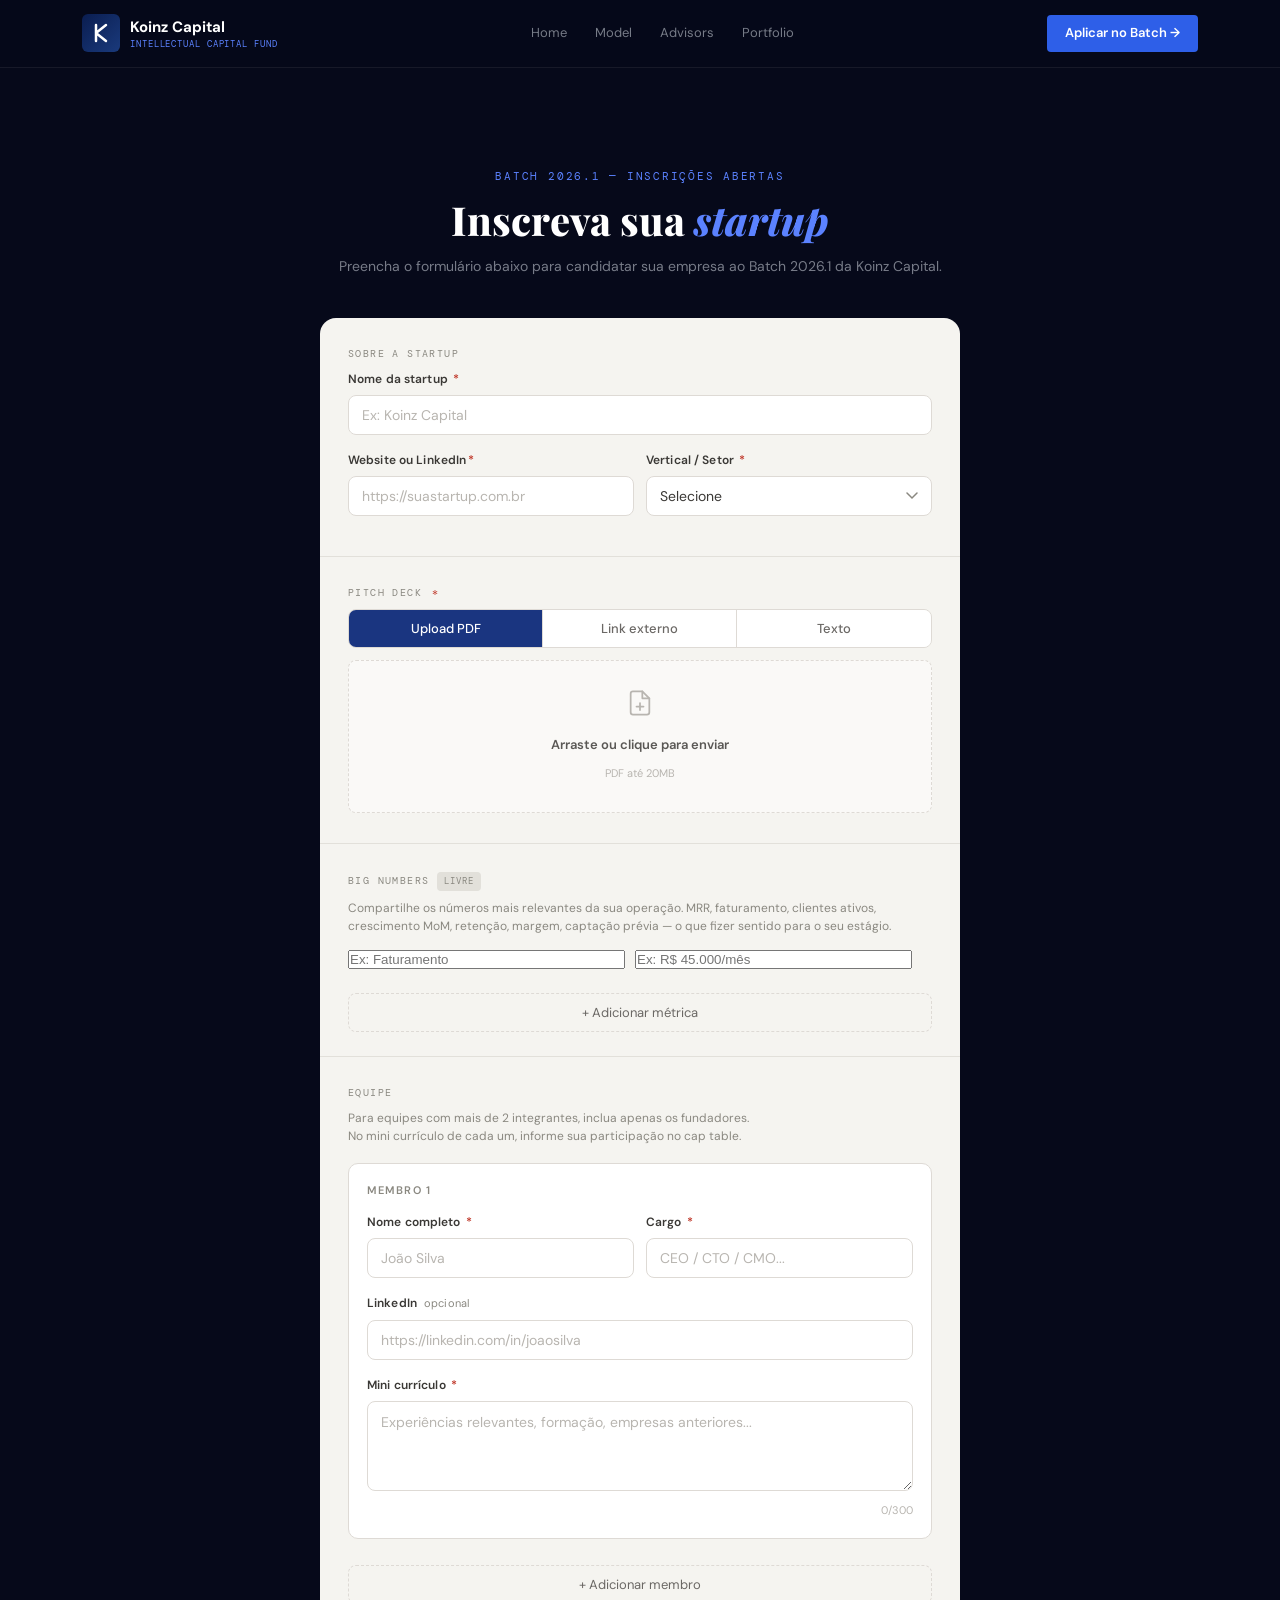
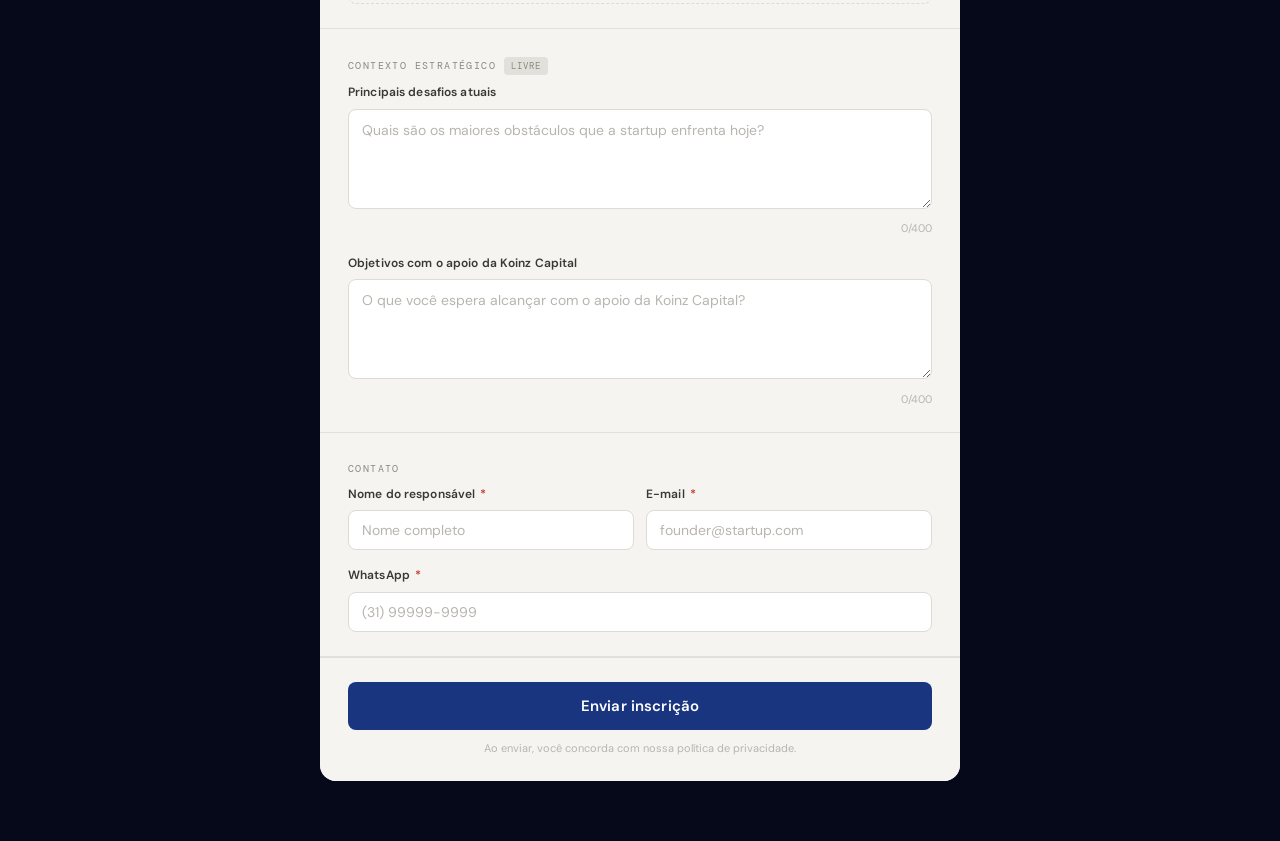
<file: apply.html>
<!DOCTYPE html>
<html lang="pt-BR">
<head>
  <meta charset="UTF-8" />
  <meta name="viewport" content="width=device-width, initial-scale=1.0" />
  <title>Aplicar no Batch — Koinz Capital</title>
  <link rel="preconnect" href="https://fonts.googleapis.com" />
  <link rel="preconnect" href="https://fonts.gstatic.com" crossorigin />
  <link href="https://fonts.googleapis.com/css2?family=Playfair+Display:ital,wght@0,700;0,800;1,700;1,800&family=DM+Sans:wght@300;400;500;600&family=DM+Mono:wght@400;500&display=swap" rel="stylesheet" />
  <link rel="stylesheet" href="style.css" />
  <style>
    /* ── Page Layout ── */
    .apply-page {
      min-height: 100vh;
      padding: 100px 1rem 60px;
      background: var(--navy);
    }
    .apply-wrapper {
      max-width: 640px;
      margin: 0 auto;
    }
    .apply-header {
      text-align: center;
      margin-bottom: 2.5rem;
    }
    .apply-header h1 {
      font-family: var(--font-display);
      font-size: clamp(28px, 4vw, 40px);
      font-weight: 800;
      color: #fff;
      line-height: 1.15;
      margin-bottom: 0.75rem;
    }
    .apply-header h1 em { font-style: italic; color: var(--accent2); }
    .apply-header p {
      font-size: 14px;
      color: var(--muted);
    }

    /* ── Form Card ── */
    .form-card {
      background: #f5f4f0;
      border-radius: 16px;
      overflow: hidden;
    }

    /* ── Section Block ── */
    .form-section {
      padding: 28px 28px 24px;
      border-bottom: 1px solid #e2e0da;
    }
    .form-section:last-child { border-bottom: none; }

    .section-label {
      font-family: var(--font-mono);
      font-size: 10px;
      letter-spacing: 0.14em;
      text-transform: uppercase;
      color: #8a8880;
      margin-bottom: 8px;
      display: flex;
      align-items: center;
      gap: 8px;
    }
    .section-hint {
      font-size: 12px;
      color: #8a8880;
      margin-bottom: 18px;
      line-height: 1.5;
    }
    .section-label .badge {
      background: #e2e0da;
      color: #8a8880;
      padding: 2px 7px;
      border-radius: 4px;
      font-size: 9px;
      letter-spacing: 0.1em;
    }

    /* ── Field ── */
    .field { margin-bottom: 16px; }
    .field:last-child { margin-bottom: 0; }

    .field label {
      display: block;
      font-size: 12px;
      font-weight: 600;
      color: #3a3835;
      margin-bottom: 6px;
      letter-spacing: 0.01em;
    }
    .field label .req, .section-label .req { color: #c0392b; margin-left: 2px; }
    .field label .opt { color: #8a8880; font-weight: 400; font-size: 11px; margin-left: 4px; }

    .field input[type="text"],
    .field input[type="email"],
    .field input[type="tel"],
    .field input[type="url"],
    .field select,
    .field textarea {
      width: 100%;
      background: #fff;
      border: 1px solid #dedad5;
      border-radius: 8px;
      padding: 10px 13px;
      font-family: var(--font-body);
      font-size: 14px;
      color: #3a3835;
      outline: none;
      transition: border-color 0.2s;
      -webkit-appearance: none;
      appearance: none;
    }
    .field input::placeholder,
    .field textarea::placeholder { color: #b8b5b0; }
    .field input:focus,
    .field select:focus,
    .field textarea:focus { border-color: var(--accent); }

    .field select {
      background-image: url("data:image/svg+xml,%3Csvg xmlns='http://www.w3.org/2000/svg' width='12' height='8' viewBox='0 0 12 8'%3E%3Cpath d='M1 1l5 5 5-5' stroke='%238a8880' stroke-width='1.5' fill='none' stroke-linecap='round'/%3E%3C/svg%3E");
      background-repeat: no-repeat;
      background-position: right 13px center;
      padding-right: 36px;
      cursor: pointer;
    }

    .field textarea {
      resize: vertical;
      min-height: 90px;
      line-height: 1.55;
    }

    /* ── Two columns ── */
    .field-row {
      display: grid;
      grid-template-columns: 1fr 1fr;
      gap: 12px;
    }
    @media (max-width: 520px) { .field-row { grid-template-columns: 1fr; } }

    /* ── Char counter ── */
    .char-count {
      text-align: right;
      font-size: 11px;
      color: #b8b5b0;
      margin-top: 4px;
    }

    /* ── Stage Toggle ── */
    .stage-group {
      display: flex;
      gap: 6px;
      flex-wrap: wrap;
    }
    .stage-btn {
      padding: 7px 16px;
      border-radius: 8px;
      border: 1px solid #dedad5;
      background: #fff;
      font-family: var(--font-body);
      font-size: 13px;
      color: #6b6865;
      cursor: pointer;
      transition: all 0.18s;
      font-weight: 500;
    }
    .stage-btn:hover { border-color: var(--accent); color: var(--accent); }
    .stage-btn.active {
      background: #1a3580;
      border-color: #1a3580;
      color: #fff;
    }

    /* ── Pitch Deck tabs ── */
    .pitch-tabs {
      display: grid;
      grid-template-columns: 1fr 1fr 1fr;
      gap: 0;
      border: 1px solid #dedad5;
      border-radius: 8px;
      overflow: hidden;
      margin-bottom: 12px;
    }
    .pitch-tab {
      padding: 10px;
      text-align: center;
      font-size: 13px;
      font-weight: 500;
      color: #6b6865;
      cursor: pointer;
      background: #fff;
      border: none;
      transition: all 0.18s;
      font-family: var(--font-body);
    }
    .pitch-tab:not(:last-child) { border-right: 1px solid #dedad5; }
    .pitch-tab.active { background: #1a3580; color: #fff; }

    .dropzone {
      border: 1.5px dashed #dedad5;
      border-radius: 8px;
      padding: 28px 20px;
      text-align: center;
      cursor: pointer;
      background: #faf9f7;
      transition: border-color 0.2s;
    }
    .dropzone:hover { border-color: var(--accent); }
    .dropzone svg { margin: 0 auto 10px; color: #b8b5b0; }
    .dropzone p { font-size: 13px; font-weight: 600; color: #5a5855; margin-bottom: 3px; }
    .dropzone span { font-size: 11px; color: #b8b5b0; }

    .dropzone-hidden { display: none; }
    .link-input-wrap { display: none; }
    .link-input-wrap.visible { display: block; }

    /* ── Add button ── */
    .btn-add {
      width: 100%;
      padding: 10px;
      border: 1.5px dashed #dedad5;
      border-radius: 8px;
      background: transparent;
      font-family: var(--font-body);
      font-size: 13px;
      color: #6b6865;
      cursor: pointer;
      transition: all 0.18s;
      margin-top: 14px;
    }
    .btn-add:hover { border-color: var(--accent); color: var(--accent); }

    /* ── Metric pairs ── */
    .metric-desc {
      font-size: 12px;
      color: #8a8880;
      margin-bottom: 14px;
      line-height: 1.55;
    }
    .metric-row { display: grid; grid-template-columns: 1fr 1fr; gap: 10px; margin-bottom: 10px; position: relative; }
    .metric-row .remove-btn {
      position: absolute;
      right: -22px;
      top: 50%;
      transform: translateY(-50%);
      background: none;
      border: none;
      cursor: pointer;
      color: #c0bbb5;
      font-size: 16px;
      line-height: 1;
      padding: 2px;
    }
    .metric-row .remove-btn:hover { color: #c0392b; }
    #metrics-container { padding-right: 20px; }

    /* ── Member card ── */
    .member-card {
      background: #fff;
      border: 1px solid #dedad5;
      border-radius: 10px;
      padding: 18px;
      margin-bottom: 12px;
      position: relative;
    }
    .member-title {
      font-size: 11px;
      font-weight: 600;
      color: #8a8880;
      text-transform: uppercase;
      letter-spacing: 0.1em;
      margin-bottom: 14px;
    }
    .member-remove {
      position: absolute;
      top: 14px;
      right: 14px;
      background: none;
      border: none;
      cursor: pointer;
      color: #c0bbb5;
      font-size: 18px;
      line-height: 1;
    }
    .member-remove:hover { color: #c0392b; }

    /* ── Submit ── */
    .form-submit {
      padding: 24px 28px;
      background: #f5f4f0;
      border-top: 1px solid #e2e0da;
    }
    .btn-submit {
      width: 100%;
      padding: 14px;
      background: #1a3580;
      color: #fff;
      border: none;
      border-radius: 8px;
      font-family: var(--font-body);
      font-size: 15px;
      font-weight: 600;
      cursor: pointer;
      transition: background 0.2s;
      letter-spacing: 0.01em;
    }
    .btn-submit:hover { background: var(--accent); }
    .submit-note {
      text-align: center;
      font-size: 11px;
      color: #b8b5b0;
      margin-top: 10px;
    }

    /* ── Success overlay ── */
    .success-msg {
      display: none;
      text-align: center;
      padding: 60px 28px;
    }
    .success-msg.visible { display: block; }
    .success-icon {
      width: 56px;
      height: 56px;
      border-radius: 50%;
      background: #1a3580;
      display: flex;
      align-items: center;
      justify-content: center;
      margin: 0 auto 20px;
    }
    .success-msg h3 {
      font-family: var(--font-display);
      font-size: 24px;
      color: #1a3835;
      margin-bottom: 10px;
    }
    .success-msg p { font-size: 14px; color: #6b6865; }
  </style>
</head>
<body>

  <!-- NAV -->
  <nav id="navbar">
    <div class="nav-inner">
      <a href="index.html" class="logo-wrap">
        <div class="logo-k">
          <svg width="22" height="22" viewBox="0 0 22 22" fill="none">
            <path d="M6 3 L6 19 M6 11 L16 3 M6 11 L16 19" stroke="#fff" stroke-width="2.5" stroke-linecap="round" stroke-linejoin="round"/>
          </svg>
        </div>
        <div class="logo-text-wrap">
          <span class="logo-name">Koinz Capital</span>
          <span class="logo-sub">INTELLECTUAL CAPITAL FUND</span>
        </div>
      </a>
      <div class="nav-links">
        <a href="index.html">Home</a>
        <a href="index.html#model">Model</a>
        <a href="index.html#advisors">Advisors</a>
        <a href="index.html#portfolio">Portfolio</a>
      </div>
      <a href="apply.html" class="nav-cta" style="background:var(--accent);color:#fff;">Aplicar no Batch →</a>
      <button class="hamburger" id="hamburger" aria-label="Menu">
        <span></span><span></span><span></span>
      </button>
    </div>
    <div class="mobile-menu" id="mobile-menu">
      <a href="index.html">Home</a>
      <a href="index.html#model">Model</a>
      <a href="index.html#advisors">Advisors</a>
      <a href="index.html#portfolio">Portfolio</a>
      <a href="apply.html">Aplicar no Batch</a>
    </div>
  </nav>

  <div class="apply-page">
    <div class="apply-wrapper">

      <div class="apply-header">
        <span class="eyebrow">Batch 2026.1 — Inscrições Abertas</span>
        <h1>Inscreva sua <em>startup</em></h1>
        <p>Preencha o formulário abaixo para candidatar sua empresa ao Batch 2026.1 da Koinz Capital.</p>
      </div>

      <div class="form-card">
        <form id="apply-form" novalidate>

          <!-- SOBRE A STARTUP -->
          <div class="form-section">
            <div class="section-label">Sobre a Startup</div>

            <div class="field">
              <label>Nome da startup <span class="req">*</span></label>
              <input type="text" name="startup_name" placeholder="Ex: Koinz Capital" required />
            </div>

            <div class="field-row">
              <div class="field">
                <label>Website ou LinkedIn<span class="req">*</span></label>
                <input type="url" name="website" placeholder="https://suastartup.com.br" />
              </div>
              <div class="field">
                <label>Vertical / Setor <span class="req">*</span></label>
                <select name="vertical" required>
                  <option value="" disabled selected>Selecione</option>
                  <option>Fintech</option>
                  <option>Healthtech</option>
                  <option>Edtech</option>
                  <option>SaaS B2B</option>
                  <option>Marketplace</option>
                  <option>Agritech</option>
                  <option>Legaltech</option>
                  <option>Proptech</option>
                  <option>Logtech</option>
                  <option>Varejo</option>
                  <option>Outro</option>
                </select>
              </div>
            </div>

          </div>

          <!-- PITCH DECK -->
          <div class="form-section">
            <div class="section-label">Pitch Deck <span class="req">*</span></div>

            <div class="pitch-tabs">
              <button type="button" class="pitch-tab active" id="tab-upload" onclick="switchPitchTab('upload')">Upload PDF</button>
              <button type="button" class="pitch-tab" id="tab-link" onclick="switchPitchTab('link')">Link externo</button>
              <button type="button" class="pitch-tab" id="tab-text" onclick="switchPitchTab('text')">Texto</button>
            </div>

            <div id="pitch-upload">
              <div class="dropzone" onclick="document.getElementById('pdf-input').click()">
                <svg width="28" height="28" viewBox="0 0 24 24" fill="none" stroke="currentColor" stroke-width="1.5" stroke-linecap="round" stroke-linejoin="round">
                  <path d="M14 2H6a2 2 0 0 0-2 2v16a2 2 0 0 0 2 2h12a2 2 0 0 0 2-2V8z"/>
                  <polyline points="14 2 14 8 20 8"/>
                  <line x1="12" y1="18" x2="12" y2="12"/>
                  <line x1="9" y1="15" x2="15" y2="15"/>
                </svg>
                <p>Arraste ou clique para enviar</p>
                <span>PDF até 20MB</span>
                <input type="file" id="pdf-input" name="pitch_pdf" accept=".pdf" style="display:none" onchange="handleFileSelect(this)" />
              </div>
              <p id="file-name" style="font-size:12px;color:#6b6865;margin-top:6px;text-align:center;"></p>
            </div>

            <div class="link-input-wrap" id="pitch-link">
              <div class="field">
                <input type="url" name="pitch_link" placeholder="https://drive.google.com/..." />
              </div>
            </div>

            <div class="link-input-wrap" id="pitch-text">
              <div class="field">
                <textarea name="pitch_text" rows="8" maxlength="3000" placeholder="Descreva sua empresa, o problema que resolve, a solução, mercado e diferenciais..." oninput="updateCount(this, 3000)"></textarea>
                <span class="char-count" style="font-size:11px;color:#6b6865;text-align:right;display:block;margin-top:4px;">0/3000</span>
              </div>
            </div>
          </div>

          <!-- BIG NUMBERS -->
          <div class="form-section">
            <div class="section-label">Big Numbers <span class="badge">Livre</span></div>
            <p class="metric-desc">Compartilhe os números mais relevantes da sua operação. MRR, faturamento, clientes ativos, crescimento MoM, retenção, margem, captação prévia — o que fizer sentido para o seu estágio.</p>

            <div id="metrics-container">
              <div class="metric-row">
                <input type="text" name="metric_name[]" placeholder="Ex: Faturamento" />
                <input type="text" name="metric_value[]" placeholder="Ex: R$ 45.000/mês" />
              </div>
            </div>
            <button type="button" class="btn-add" onclick="addMetric()">+ Adicionar métrica</button>
          </div>

          <!-- EQUIPE -->
          <div class="form-section">
            <div class="section-label">Equipe</div>
            <p class="section-hint">Para equipes com mais de 2 integrantes, inclua apenas os fundadores.<br>No mini currículo de cada um, informe sua participação no cap table.</p>

            <div id="members-container">
              <div class="member-card" data-index="1">
                <div class="member-title">Membro 1</div>
                <div class="field-row">
                  <div class="field">
                    <label>Nome completo <span class="req">*</span></label>
                    <input type="text" name="member_name[]" placeholder="João Silva" required />
                  </div>
                  <div class="field">
                    <label>Cargo <span class="req">*</span></label>
                    <input type="text" name="member_role[]" placeholder="CEO / CTO / CMO..." required />
                  </div>
                </div>
                <div class="field">
                  <label>LinkedIn <span class="opt">opcional</span></label>
                  <input type="url" name="member_linkedin[]" placeholder="https://linkedin.com/in/joaosilva" />
                </div>
                <div class="field">
                  <label>Mini currículo <span class="req">*</span></label>
                  <textarea name="member_bio[]" placeholder="Experiências relevantes, formação, empresas anteriores..." maxlength="300" oninput="updateCount(this, 300)" required></textarea>
                  <div class="char-count">0/300</div>
                </div>
              </div>
            </div>
            <button type="button" class="btn-add" onclick="addMember()">+ Adicionar membro</button>
          </div>

          <!-- CONTEXTO ESTRATÉGICO -->
          <div class="form-section"> 
            <div class="section-label">Contexto Estratégico <span class="badge">Livre</span></div>

            <div class="field">
              <label>Principais desafios atuais <span class="opt"></span></label>
              <textarea name="challenges" placeholder="Quais são os maiores obstáculos que a startup enfrenta hoje?" maxlength="400" oninput="updateCount(this, 400)" required style="min-height:100px;"></textarea>
              <div class="char-count">0/400</div>
            </div>

            <div class="field">
              <label>Objetivos com o apoio da Koinz Capital <span class="opt"></span></label>
              <textarea name="objectives" placeholder="O que você espera alcançar com o apoio da Koinz Capital?" maxlength="400" oninput="updateCount(this, 400)" required style="min-height:100px;"></textarea>
              <div class="char-count">0/400</div>
            </div>
          </div>

          <!-- CONTATO -->
          <div class="form-section">
            <div class="section-label">Contato</div>

            <div class="field-row">
              <div class="field">
                <label>Nome do responsável <span class="req">*</span></label>
                <input type="text" name="contact_name" placeholder="Nome completo" required />
              </div>
              <div class="field">
                <label>E-mail <span class="req">*</span></label>
                <input type="email" name="contact_email" placeholder="founder@startup.com" required />
              </div>
            </div>

            <div class="field">
              <label>WhatsApp <span class="req">*</span></label>
              <input type="tel" name="contact_whatsapp" placeholder="(31) 99999-9999" required />
            </div>
          </div>

          <!-- SUBMIT -->
          <div class="form-submit">
            <button type="submit" class="btn-submit">Enviar inscrição</button>
            <p class="submit-note">Ao enviar, você concorda com nossa política de privacidade.</p>
          </div>

        </form>

        <!-- SUCCESS -->
        <div class="success-msg" id="success-msg">
          <div class="success-icon">
            <svg width="24" height="24" viewBox="0 0 24 24" fill="none" stroke="#fff" stroke-width="2.5" stroke-linecap="round" stroke-linejoin="round">
              <polyline points="20 6 9 17 4 12"/>
            </svg>
          </div>
          <h3>Inscrição enviada!</h3>
          <p>Recebemos sua candidatura para o Batch 2026.1.<br>Nossa equipe entrará em contato em até 5 dias úteis.</p>
          <a href="index.html" style="display:inline-block;margin-top:24px;font-size:13px;color:var(--accent);">← Voltar para o site</a>
        </div>
      </div>

    </div>
  </div>

  <script>
    // Nav scroll
    window.addEventListener('scroll', () => {
      document.getElementById('navbar').classList.toggle('scrolled', window.scrollY > 40);
    });
    document.getElementById('hamburger').addEventListener('click', () => {
      document.getElementById('mobile-menu').classList.toggle('open');
    });

    // Pitch deck tab switch
    function switchPitchTab(tab) {
      ['upload', 'link', 'text'].forEach(t => {
        document.getElementById('tab-' + t).classList.toggle('active', t === tab);
      });
      document.getElementById('pitch-upload').style.display = tab === 'upload' ? 'block' : 'none';
      document.getElementById('pitch-link').classList.toggle('visible', tab === 'link');
      document.getElementById('pitch-text').classList.toggle('visible', tab === 'text');
    }

    // File select feedback
    function handleFileSelect(input) {
      const file = input.files[0];
      document.getElementById('file-name').textContent = file ? '✓ ' + file.name : '';
    }

    // Char counter
    function updateCount(el, max) {
      const counter = el.parentElement.querySelector('.char-count');
      if (counter) counter.textContent = el.value.length + '/' + max;
    }

    // Add metric row
    let metricCount = 2;
    function addMetric() {
      metricCount++;
      const container = document.getElementById('metrics-container');
      const row = document.createElement('div');
      row.className = 'metric-row';
      row.innerHTML = `
        <input type="text" name="metric_name[]" placeholder="Métrica" />
        <input type="text" name="metric_value[]" placeholder="Valor" />
        <button type="button" class="remove-btn" onclick="this.parentElement.remove()">×</button>
      `;
      container.appendChild(row);
    }

    // Add member card
    let memberCount = 1;
    function addMember() {
      memberCount++;
      const container = document.getElementById('members-container');
      const card = document.createElement('div');
      card.className = 'member-card';
      card.innerHTML = `
        <div class="member-title">Membro ${memberCount}</div>
        <button type="button" class="member-remove" onclick="this.parentElement.remove()">×</button>
        <div class="field-row">
          <div class="field">
            <label>Nome completo <span class="req">*</span></label>
            <input type="text" name="member_name[]" placeholder="Nome completo" />
          </div>
          <div class="field">
            <label>Cargo <span class="req">*</span></label>
            <input type="text" name="member_role[]" placeholder="CEO / CTO / CMO..." />
          </div>
        </div>
        <div class="field">
          <label>LinkedIn <span class="opt">opcional</span></label>
          <input type="url" name="member_linkedin[]" placeholder="https://linkedin.com/in/..." />
        </div>
        <div class="field">
          <label>Mini currículo <span class="req">*</span></label>
          <textarea name="member_bio[]" placeholder="Experiências relevantes, formação, empresas anteriores..." maxlength="300" oninput="updateCount(this, 300)"></textarea>
          <div class="char-count">0/300</div>
        </div>
      `;
      container.appendChild(card);
    }

    // Form submit
    document.getElementById('apply-form').addEventListener('submit', function(e) {
      e.preventDefault();
      const activeTab = document.querySelector('.pitch-tab.active').id.replace('tab-', '');
      const hasPdf = activeTab === 'upload' && document.getElementById('pdf-input').files.length > 0;
      const hasLink = activeTab === 'link' && document.querySelector('[name="pitch_link"]').value.trim();
      const hasText = activeTab === 'text' && document.querySelector('[name="pitch_text"]').value.trim();
      if (!hasPdf && !hasLink && !hasText) {
        alert('Por favor, envie o Pitch Deck (PDF, link ou texto).');
        return;
      }
      // Show success
      this.style.display = 'none';
      document.getElementById('success-msg').classList.add('visible');
      window.scrollTo({ top: 0, behavior: 'smooth' });
    });
  </script>
</body>
</html>
</file>
<file: style.css>
/* =============================================
   KOINZ CAPITAL — Batch 2025.2
   style.css
   ============================================= */

/* ── Variables ── */
:root {
  --navy:    #06091a;
  --navy2:   #0b1028;
  --navy3:   #111a3a;
  --blue:    #1a3580;
  --accent:  #2e5fe8;
  --accent2: #5b82ff;
  --border:  rgba(255,255,255,0.07);
  --muted:   rgba(232,237,245,0.5);
  --text:    #e8edf5;
  --font-display: 'Playfair Display', Georgia, serif;
  --font-body:    'DM Sans', system-ui, sans-serif;
  --font-mono:    'DM Mono', monospace;
}

/* ── Reset & Base ── */
*, *::before, *::after { margin: 0; padding: 0; box-sizing: border-box; }
html { scroll-behavior: smooth; }
body {
  background: var(--navy);
  color: var(--text);
  font-family: var(--font-body);
  font-size: 16px;
  line-height: 1.6;
  -webkit-font-smoothing: antialiased;
}
img { display: block; max-width: 100%; }
a { text-decoration: none; color: inherit; }
ul { list-style: none; padding: 0; }

/* ── Utility ── */
.container    { max-width: 1140px; margin: 0 auto; padding: 0 2rem; }
.text-center  { text-align: center; }
.bg-dark2     { background: var(--navy2); }

/* ── Reveal Animations ── */
.reveal {
  opacity: 0;
  transform: translateY(28px);
  transition: opacity 0.65s ease, transform 0.65s ease;
}
.reveal.visible { opacity: 1; transform: translateY(0); }
.reveal-delay  { transition-delay: 0.12s; }
.reveal-delay-2{ transition-delay: 0.24s; }

/* ── Eyebrow ── */
.eyebrow {
  display: block;
  font-family: var(--font-mono);
  font-size: 11px;
  letter-spacing: 0.16em;
  text-transform: uppercase;
  color: var(--accent2);
  margin-bottom: 0.75rem;
}
.eyebrow-light {
  display: block;
  font-family: var(--font-mono);
  font-size: 11px;
  letter-spacing: 0.16em;
  text-transform: uppercase;
  color: rgba(46,95,232,0.8);
  margin-bottom: 0.75rem;
}

/* ── Section Titles ── */
.sec-title {
  font-family: var(--font-display);
  font-size: clamp(30px, 3.5vw, 42px);
  font-weight: 800;
  color: #fff;
  line-height: 1.12;
  margin-bottom: 1rem;
}
.sec-title em { font-style: italic; color: var(--accent2); }
.sec-sub {
  font-size: 14px;
  color: var(--muted);
  line-height: 1.8;
  max-width: 580px;
  margin-bottom: 3rem;
}
.sec-sub--center {
  margin-left: auto;
  margin-right: auto;
  text-align: center;
}

/* ── Buttons ── */
.btn-primary {
  display: inline-flex;
  align-items: center;
  gap: 8px;
  background: var(--accent);
  color: #fff;
  padding: 13px 26px;
  border-radius: 4px;
  font-size: 14px;
  font-weight: 600;
  font-family: var(--font-body);
  border: none;
  cursor: pointer;
  transition: background 0.2s, transform 0.15s;
}
.btn-primary:hover { background: #2450cc; transform: translateY(-1px); }
.btn-large { font-size: 15px; padding: 15px 34px; }

.btn-ghost {
  display: inline-flex;
  align-items: center;
  gap: 8px;
  border: 1px solid rgba(255,255,255,0.22);
  color: #fff;
  padding: 13px 26px;
  border-radius: 4px;
  font-size: 14px;
  font-family: var(--font-body);
  transition: border-color 0.2s, background 0.2s;
}
.btn-ghost:hover { border-color: rgba(255,255,255,0.5); background: rgba(255,255,255,0.04); }

.btn-dark {
  display: inline-flex;
  align-items: center;
  gap: 8px;
  border: 2px solid #07111e;
  color: #07111e;
  padding: 13px 28px;
  border-radius: 4px;
  font-size: 14px;
  font-weight: 600;
  font-family: var(--font-body);
  transition: background 0.2s;
}
.btn-dark:hover { background: #f0f0f0; }

/* ── Navbar ── */
#navbar {
  position: sticky;
  top: 0;
  z-index: 100;
  background: rgba(6,9,26,0.92);
  backdrop-filter: blur(16px);
  -webkit-backdrop-filter: blur(16px);
  border-bottom: 0.5px solid var(--border);
  transition: box-shadow 0.3s;
}
#navbar.scrolled { box-shadow: 0 2px 24px rgba(0,0,0,0.4); }
.nav-inner {
  max-width: 1180px;
  margin: 0 auto;
  padding: 0.9rem 2rem;
  display: flex;
  align-items: center;
  justify-content: space-between;
  gap: 2rem;
}
.logo-wrap { display: flex; align-items: center; gap: 10px; }
.logo-k {
  width: 38px; height: 38px;
  border-radius: 6px;
  background: linear-gradient(135deg, #0a1d50, #1a3a7c);
  display: flex; align-items: center; justify-content: center;
  flex-shrink: 0;
}
.logo-name {
  display: block;
  font-size: 15px;
  font-weight: 700;
  color: #fff;
  font-family: var(--font-body);
}
.logo-sub {
  display: block;
  font-size: 9px;
  color: var(--accent2);
  letter-spacing: 0.1em;
  font-family: var(--font-mono);
  margin-top: -2px;
}
.nav-links { display: flex; gap: 1.75rem; }
.nav-links a {
  font-size: 13px;
  color: var(--muted);
  transition: color 0.2s;
}
.nav-links a:hover { color: #fff; }
.nav-cta {
  font-size: 13px;
  color: #fff;
  background: var(--accent);
  padding: 8px 18px;
  border-radius: 4px;
  font-weight: 600;
  white-space: nowrap;
  transition: background 0.2s;
}
.nav-cta:hover { background: #2450cc; }
.hamburger {
  display: none;
  flex-direction: column;
  gap: 5px;
  background: none;
  border: none;
  cursor: pointer;
  padding: 4px;
}
.hamburger span {
  display: block;
  width: 22px; height: 2px;
  background: #fff;
  border-radius: 2px;
  transition: 0.2s;
}
.mobile-menu {
  display: none;
  flex-direction: column;
  padding: 0.5rem 2rem 1rem;
  gap: 0.75rem;
  border-top: 0.5px solid var(--border);
}
.mobile-menu a { font-size: 14px; color: var(--muted); padding: 4px 0; }
.mobile-menu.open { display: flex; }

/* ── Hero ── */
.hero {
  min-height: 80vh;
  display: flex;
  align-items: center;
  position: relative;
  overflow: hidden;
}
.hero-bg-glow {
  position: absolute;
  inset: 0;
  background: radial-gradient(ellipse at 68% 38%, rgba(46,95,232,0.13) 0%, transparent 65%);
  pointer-events: none;
}
.hero-grid-overlay {
  position: absolute;
  inset: 0;
  background-image: linear-gradient(rgba(91,130,255,0.04) 1px, transparent 1px),
                    linear-gradient(90deg, rgba(91,130,255,0.04) 1px, transparent 1px);
  background-size: 60px 60px;
  pointer-events: none;
}
.hero-inner {
  max-width: 1180px;
  margin: 0 auto;
  padding: 3.5rem 2rem 2.5rem;
  display: grid;
  grid-template-columns: 52% 48%;
  align-items: center;
  gap: 2rem;
  width: 100%;
}
.batch-tag {
  display: inline-flex;
  align-items: center;
  gap: 8px;
  background: rgba(46,95,232,0.12);
  border: 0.5px solid rgba(91,130,255,0.35);
  padding: 6px 14px;
  border-radius: 3px;
  font-family: var(--font-mono);
  font-size: 11px;
  letter-spacing: 0.1em;
  text-transform: uppercase;
  color: var(--accent2);
  margin-bottom: 1.5rem;
}
.pulse-dot {
  width: 7px; height: 7px;
  border-radius: 50%;
  background: var(--accent2);
  animation: pulse 1.8s ease-in-out infinite;
}
@keyframes pulse { 0%,100%{opacity:1;} 50%{opacity:0.25;} }

.hero h1 {
  font-family: var(--font-display);
  font-size: clamp(42px, 5vw, 64px);
  font-weight: 800;
  line-height: 1.05;
  color: #fff;
  margin-bottom: 1.25rem;
  letter-spacing: -0.025em;
}
.hero h1 em { font-style: italic; color: var(--accent2); }
.hero-sub {
  font-size: 18px;
  font-weight: 500;
  color: rgba(255,255,255,0.85);
  margin-bottom: 1.25rem;
  line-height: 1.4;
}
.hero-sub strong { color: var(--accent2); font-weight: 600; }
.hero-desc {
  font-size: 15px;
  color: var(--muted);
  line-height: 1.8;
  max-width: 500px;
  margin-bottom: 2.5rem;
}
.hero-btns { display: flex; gap: 1rem; flex-wrap: wrap; }
.hero-right { display: flex; align-items: center; justify-content: center; }
.network-svg { width: 100%; max-width: 500px; }

/* ── Stats Bar ── */
.stats-bar {
  display: grid;
  grid-template-columns: repeat(4, 1fr);
  border-top: 0.5px solid var(--border);
  border-bottom: 0.5px solid var(--border);
}
.stat-cell {
  padding: 2rem 1.5rem;
  border-right: 0.5px solid var(--border);
  text-align: center;
}
.stat-cell:last-child { border-right: none; }
.stat-val {
  font-family: var(--font-display);
  font-size: clamp(34px, 3.5vw, 48px);
  font-weight: 800;
  color: #fff;
  letter-spacing: -0.03em;
  line-height: 1;
}
.stat-val .plus { color: var(--accent2); }
.stat-label {
  font-family: var(--font-mono);
  font-size: 11px;
  color: var(--muted);
  text-transform: uppercase;
  letter-spacing: 0.1em;
  margin-top: 6px;
}

/* ── What Section (white) ── */
.what-section {
  background: #fff;
  color: #07111e;
  padding: 6rem 2rem;
}
.what-title {
  font-family: var(--font-display);
  font-size: clamp(30px, 3.5vw, 44px);
  font-weight: 800;
  letter-spacing: -0.015em;
  line-height: 1.15;
  margin-bottom: 1.5rem;
  color: #07111e;
}
.what-title em { color: var(--accent); font-style: normal; font-family: var(--font-sans); font-weight: 600; }
.what-desc {
  font-size: 16px;
  color: #445;
  line-height: 1.8;
  max-width: 780px;
  margin: 0 auto 2.5rem;
}
.what-note {
  font-size: 13px;
  color: #999;
  margin-top: 1.25rem;
  font-style: italic;
}

/* ── Generic Section ── */
.section { padding: 5.5rem 2rem; }
.section > .container > .sec-sub { margin-top: 0.5rem; }

/* ── Cards Grid (3-col) ── */
.cards-grid {
  display: grid;
  grid-template-columns: repeat(4, 1fr);
  gap: 1.5rem;
  margin-top: 3rem;
}
.vcard {
  background: var(--navy2);
  border: 0.5px solid rgba(91,130,255,0.2);
  border-radius: 14px;
  padding: 2.25rem 2rem;
  transition: border-color 0.25s, transform 0.25s;
}
.vcard:hover { border-color: rgba(91,130,255,0.45); transform: translateY(-3px); }
.vcard-icon {
  display: flex;
  align-items: center;
  justify-content: center;
  width: 42px;
  height: 42px;
  border-radius: 10px;
  background: rgba(91,130,255,0.1);
  border: 0.5px solid rgba(91,130,255,0.25);
  color: var(--accent);
  margin-bottom: 1.25rem;
}
.vcard h3 {
  font-family: var(--font-display);
  font-size: 20px;
  font-weight: 700;
  color: #fff;
  line-height: 1.3;
  margin-bottom: 0.75rem;
}
.vcard h3 span { color: var(--accent2); }
.vcard p { font-size: 13px; color: var(--muted); line-height: 1.75; }

/* ── How Grid ── */
.how-grid {
  display: grid;
  grid-template-columns: repeat(3, 1fr);
  gap: 1.5rem;
  margin-top: 0;
}
.how-card {
  background: var(--navy3);
  border: 0.5px solid var(--border);
  border-radius: 12px;
  padding: 2rem;
  transition: border-color 0.25s;
}
.how-card:hover { border-color: rgba(91,130,255,0.3); }
.how-num {
  font-family: var(--font-mono);
  font-size: 38px;
  font-weight: 500;
  color: var(--accent2);
  opacity: 0.25;
  line-height: 1;
  margin-bottom: 1rem;
}
.how-card h4 {
  font-size: 17px;
  font-weight: 600;
  color: #fff;
  margin-bottom: 0.75rem;
}
.how-card ul { margin-bottom: 1rem; }
.how-card li {
  font-size: 13px;
  color: var(--muted);
  line-height: 1.65;
  padding: 3px 0;
}
.how-card li::before { content: "→ "; color: var(--accent2); }
.how-card p { font-size: 13px; color: var(--muted); line-height: 1.65; }

/* ── Remuneração Grid ── */
.rem-grid {
  display: grid;
  grid-template-columns: repeat(4, 1fr);
  gap: 1.5rem;
  margin-top: 0;
}
.rem-card {
  background: var(--navy2);
  border: 0.5px solid rgba(91,130,255,0.18);
  border-radius: 12px;
  padding: 1.75rem;
  transition: border-color 0.25s, transform 0.25s;
}
.rem-card:hover { border-color: rgba(91,130,255,0.4); transform: translateY(-2px); }
.rem-icon {
  display: flex;
  align-items: center;
  justify-content: center;
  width: 42px;
  height: 42px;
  border-radius: 10px;
  background: rgba(91,130,255,0.1);
  border: 0.5px solid rgba(91,130,255,0.25);
  color: var(--accent);
  margin-bottom: 1rem;
}
.rem-highlight {
  font-family: var(--font-display);
  font-size: 28px;
  font-weight: 800;
  color: #fff;
  margin-bottom: 0.25rem;
  line-height: 1;
}
.rem-card h4 {
  font-size: 15px;
  font-weight: 600;
  color: var(--accent2);
  margin-bottom: 0.65rem;
  margin-top: 0.5rem;
}
.rem-card p { font-size: 13px; color: var(--muted); line-height: 1.65; }

/* ── Para Quem ── */
.forwhom-wrap {
  display: grid;
  grid-template-columns: 1fr 1fr;
  gap: 5rem;
  align-items: start;
}
.fw-title {
  font-family: var(--font-display);
  font-size: clamp(36px, 4vw, 50px);
  font-weight: 800;
  color: var(--accent2);
  line-height: 1.1;
  margin-bottom: 1rem;
}
.fw-title em { color: #fff; font-style: italic; }
.fw-left p { font-size: 14px; color: var(--muted); line-height: 1.75; margin-top: 1rem; }
.fw-right { display: flex; flex-direction: column; gap: 2.25rem; }
.fw-item { display: flex; gap: 1.25rem; align-items: flex-start; }
.fw-dot {
  width: 20px; height: 20px;
  border-radius: 50%;
  background: #8899bb;
  flex-shrink: 0;
  margin-top: 3px;
}
.fw-item h4 { font-size: 19px; font-weight: 700; color: var(--accent2); margin-bottom: 0.3rem; }
.fw-item p { font-size: 13px; color: var(--muted); line-height: 1.6; }

/* ── Próximos Passos ── */
.passos-grid {
  display: grid;
  grid-template-columns: repeat(3, 1fr);
  gap: 1.5rem;
  margin-top: 3rem;
  position: relative;
}
.passo-card {
  background: var(--navy2);
  border: 0.5px solid rgba(91,130,255,0.18);
  border-radius: 16px;
  padding: 2rem 1.75rem 2rem;
  position: relative;
  overflow: hidden;
  transition: border-color 0.25s, transform 0.25s, box-shadow 0.25s;
}
.passo-card::before {
  content: '';
  position: absolute;
  inset: 0;
  background: radial-gradient(ellipse at top left, rgba(46,95,232,0.07) 0%, transparent 65%);
  pointer-events: none;
}
.passo-card:hover {
  border-color: rgba(91,130,255,0.45);
  transform: translateY(-4px);
  box-shadow: 0 12px 36px rgba(0,0,0,0.35);
}
.passo-num {
  font-family: var(--font-mono);
  font-size: 11px;
  font-weight: 600;
  letter-spacing: 0.1em;
  text-transform: uppercase;
  color: var(--accent2);
  background: rgba(91,130,255,0.1);
  border: 0.5px solid rgba(91,130,255,0.3);
  border-radius: 6px;
  display: inline-flex;
  align-items: center;
  justify-content: center;
  width: 32px;
  height: 32px;
  margin-bottom: 1.25rem;
}
.passo-card h4 {
  font-family: var(--font-display);
  font-size: 17px;
  font-weight: 700;
  color: #fff;
  line-height: 1.3;
  margin-bottom: 0.65rem;
}
.passo-card p {
  font-size: 13px;
  color: var(--muted);
  line-height: 1.65;
}

/* ── Próximos Passos — Timeline ── */
.timeline {
  display: flex;
  flex-direction: column;
  max-width: 720px;
  margin: 3rem 0 0;
}
.tl-item {
  display: flex;
  gap: 1.5rem;
  align-items: flex-start;
}
.tl-left {
  display: flex;
  flex-direction: column;
  align-items: center;
  flex-shrink: 0;
  padding-top: 3px;
}
.tl-dot {
  width: 16px;
  height: 16px;
  border-radius: 50%;
  background: var(--accent2);
  border: 2px solid var(--navy);
  box-shadow: 0 0 0 2px var(--accent2);
  flex-shrink: 0;
}
.tl-dot-final {
  background: var(--accent);
  box-shadow: 0 0 0 2px var(--accent), 0 0 12px rgba(46,95,232,0.5);
}
.tl-line {
  width: 2px;
  flex: 1;
  min-height: 28px;
  background: linear-gradient(to bottom, rgba(91,130,255,0.35), rgba(91,130,255,0.08));
  margin: 4px 0;
}
.tl-content {
  padding-bottom: 2.25rem;
  flex: 1;
}
.tl-date {
  font-family: var(--font-mono);
  font-size: 11px;
  color: var(--accent2);
  letter-spacing: 0.08em;
  margin-bottom: 4px;
  text-transform: uppercase;
}
.tl-label {
  font-size: 20px;
  font-weight: 700;
  color: #fff;
  margin-bottom: 5px;
  line-height: 1.2;
}
.tl-desc {
  font-size: 13px;
  color: var(--muted);
  line-height: 1.65;
  max-width: 540px;
}

/* ── Advisors ── */
.adv-grid {
  display: grid;
  grid-template-columns: repeat(4, 1fr);
  gap: 1.25rem;
  margin-top: 3rem;
}
.adv-card {
  background: var(--navy3);
  border: 0.5px solid rgba(91,130,255,0.13);
  border-radius: 14px;
  overflow: hidden;
  transition: border-color 0.25s, transform 0.25s;
}
.adv-card:hover { border-color: rgba(91,130,255,0.4); transform: translateY(-3px); }
.adv-photo {
  width: 100%;
  aspect-ratio: 1/1;
  background: linear-gradient(135deg, #0a1d50 0%, #1a3a7c 60%, #1e46b0 100%);
  display: flex;
  align-items: center;
  justify-content: center;
}
.adv-initials {
  font-family: var(--font-display);
  font-size: 32px;
  font-weight: 700;
  font-style: italic;
  color: rgba(255,255,255,0.35);
}
.adv-info { padding: 1rem; }
.adv-name { font-size: 14px; font-weight: 600; color: #fff; margin-bottom: 2px; }
.adv-role { font-size: 11px; color: var(--accent2); margin-bottom: 8px; line-height: 1.4; }
.adv-hr { height: 0.5px; background: var(--border); margin-bottom: 8px; }
.adv-companies { display: flex; flex-wrap: wrap; gap: 4px; }
.co-badge {
  font-family: var(--font-mono);
  font-size: 10px;
  background: rgba(91,130,255,0.1);
  color: var(--accent2);
  padding: 2px 7px;
  border-radius: 3px;
}

/* ── Advisors marquee ── */
.adv-marquee-wrap {
  margin: 3rem 0 2rem;
  border-top: 0.5px solid var(--border);
  border-bottom: 0.5px solid var(--border);
  overflow: hidden;
  position: relative;
}
.adv-marquee-wrap::before,
.adv-marquee-wrap::after {
  content: '';
  position: absolute;
  top: 0; bottom: 0;
  width: 120px;
  z-index: 2;
  pointer-events: none;
}
.adv-marquee-wrap::before {
  left: 0;
  background: linear-gradient(to right, var(--bg-dark2, #0e0e12), transparent);
}
.adv-marquee-wrap::after {
  right: 0;
  background: linear-gradient(to left, var(--bg-dark2, #0e0e12), transparent);
}
.adv-marquee-wrap .port-marquee {
  display: flex;
}
.adv-track {
  display: flex;
  width: max-content;
  animation: port-scroll 10s linear infinite;
}
.adv-co-cell {
  border-right: 0.5px solid var(--border);
  padding: 1.75rem 2.75rem;
  display: flex;
  align-items: center;
  justify-content: center;
  flex-shrink: 0;
  transition: opacity 0.2s;
}
.adv-co-cell img {
  height: 70px;
  width: auto;
  max-width: 220px;
  object-fit: contain;
  filter: brightness(0) invert(1) opacity(0.75);
  transition: filter 0.2s;
}
.adv-co-cell:hover img { filter: brightness(0) invert(1) opacity(0.9); }
.adv-link-wrap { margin-top: 0.5rem; text-align: center; }
.adv-see-all {
  display: inline-flex;
  align-items: center;
  gap: 0.4rem;
  font-size: 13px;
  font-weight: 500;
  color: var(--accent);
  text-decoration: none;
  border: 0.5px solid rgba(91,130,255,0.35);
  border-radius: 99px;
  padding: 0.55rem 1.4rem;
  transition: background 0.2s, border-color 0.2s;
}
.adv-see-all:hover {
  background: rgba(91,130,255,0.1);
  border-color: var(--accent);
}

/* ── Rede Grid ── */
.rede-grid {
  display: grid;
  grid-template-columns: repeat(3, 1fr);
  gap: 1.5rem;
  margin-top: 3rem;
}
.rede-card {
  background: var(--navy2);
  border: 0.5px solid var(--border);
  border-radius: 12px;
  padding: 1.75rem;
  transition: border-color 0.25s;
}
.rede-card:hover { border-color: rgba(91,130,255,0.3); }
.rede-card h4 {
  font-size: 15px;
  font-weight: 600;
  color: #fff;
  margin-bottom: 0.65rem;
}
.rede-card p { font-size: 13px; color: var(--muted); line-height: 1.65; }

/* ── Portfolio marquee ── */
.port-marquee-wrap {
  margin: 3rem 0 0;
  border-top: 0.5px solid var(--border);
  border-bottom: 0.5px solid var(--border);
  overflow: hidden;
  position: relative;
}
.port-marquee-wrap::before,
.port-marquee-wrap::after {
  content: '';
  position: absolute;
  top: 0; bottom: 0;
  width: 120px;
  z-index: 2;
  pointer-events: none;
}
.port-marquee-wrap::before {
  left: 0;
  background: linear-gradient(to right, var(--bg-dark2, #0e0e12), transparent);
}
.port-marquee-wrap::after {
  right: 0;
  background: linear-gradient(to left, var(--bg-dark2, #0e0e12), transparent);
}
.port-marquee {
  overflow: hidden;
}
.port-track {
  display: flex;
  width: max-content;
  animation: port-scroll 14s linear infinite;
}
.port-track:hover { animation-play-state: paused; }
@keyframes port-scroll {
  from { transform: translateX(0); }
  to   { transform: translateX(-50%); }
}
.port-cell {
  border-right: 0.5px solid var(--border);
  padding: 2.25rem 2.5rem;
  display: flex;
  align-items: center;
  justify-content: center;
  flex-shrink: 0;
  transition: background 0.2s;
  text-decoration: none;
}
.port-cell:hover { background: rgba(91,130,255,0.06); }
.port-cell img { width: 220px; height: 80px; object-fit: contain; }

/* ── Cronograma ── */
.crono-channels-label {
  font-family: var(--font-mono);
  font-size: 11px;
  color: var(--muted);
  letter-spacing: 0.1em;
  text-transform: uppercase;
  margin-bottom: 0.75rem;
}
.crono-channels {
  display: flex;
  gap: 8px;
  flex-wrap: wrap;
  margin-bottom: 0;
}
.crono-ch {
  border-radius: 8px;
  padding: 8px 16px;
  text-align: center;
  min-width: 90px;
  flex: 1;
}
.crono-ch-title { font-size: 13px; font-weight: 600; }
.crono-ch-sub   { font-size: 11px; margin-top: 2px; opacity: 0.8; }
.ch-blue   { background: rgba(46,95,232,0.15);  border: 0.5px solid rgba(46,95,232,0.4);  }
.ch-blue   .crono-ch-title, .ch-blue   .crono-ch-sub  { color: #5b82ff; }
.ch-green  { background: rgba(29,158,117,0.12); border: 0.5px solid rgba(29,158,117,0.4); }
.ch-green  .crono-ch-title, .ch-green  .crono-ch-sub  { color: #5dcaa5; }
.ch-gray   { background: rgba(255,255,255,0.05); border: 0.5px solid rgba(255,255,255,0.15); }
.ch-gray   .crono-ch-title { color: rgba(232,237,245,0.85); }
.ch-gray   .crono-ch-sub  { color: var(--muted); }
.ch-coral  { background: rgba(216,90,48,0.12);  border: 0.5px solid rgba(216,90,48,0.4);  }
.ch-coral  .crono-ch-title, .ch-coral  .crono-ch-sub  { color: #f0997b; }
.ch-amber  { background: rgba(186,117,23,0.12); border: 0.5px solid rgba(186,117,23,0.4); }
.ch-amber  .crono-ch-title, .ch-amber  .crono-ch-sub  { color: #ef9f27; }

.crono-fan-svg { display: block; height: 36px; margin: 0 auto; }

.crono-flow { display: flex; flex-direction: column; margin-top: 0; }
.crono-connector {
  width: 1px;
  height: 20px;
  background: rgba(255,255,255,0.15);
  margin: 4px auto;
}
.crono-connector-branch { margin-left: calc(25% + 6px); }

.crono-step { max-width: 680px; margin: 0 auto; width: 100%; }
.crono-step-meta {
  display: flex;
  justify-content: space-between;
  align-items: baseline;
  margin-bottom: 6px;
}
.crono-etapa-label {
  font-family: var(--font-mono);
  font-size: 11px;
  color: var(--muted);
  letter-spacing: 0.08em;
  text-transform: uppercase;
}
.crono-date {
  font-family: var(--font-mono);
  font-size: 11px;
  color: rgba(232,237,245,0.3);
}
.crono-card {
  border-radius: 10px;
  padding: 16px 20px;
}
.crono-card-title { font-size: 15px; font-weight: 600; margin-bottom: 5px; }
.crono-card-subs  { font-size: 12px; opacity: 0.75; }
.crono-fields-label {
  font-size: 12px;
  font-weight: 500;
  margin-top: 10px;
  margin-bottom: 6px;
  opacity: 0.9;
}
.crono-fields {
  display: grid;
  grid-template-columns: 1fr 1fr;
  gap: 2px 16px;
}
.crono-fields span {
  font-size: 12px;
  opacity: 0.75;
}
.crono-fields span::before { content: "· "; }

.crono-blue  { background: rgba(46,95,232,0.15);  border: 0.5px solid rgba(46,95,232,0.35); }
.crono-blue  .crono-card-title { color: #7ba4ff; }
.crono-blue  .crono-card-subs, .crono-blue  .crono-fields-label, .crono-blue  .crono-fields span { color: #7ba4ff; }

.crono-coral { background: rgba(216,90,48,0.12);  border: 0.5px solid rgba(216,90,48,0.35); }
.crono-coral .crono-card-title { color: #f0997b; }
.crono-coral .crono-card-subs { color: #f0997b; }

.crono-amber { background: rgba(186,117,23,0.12); border: 0.5px solid rgba(186,117,23,0.35); }
.crono-amber .crono-card-title { color: #ef9f27; }
.crono-amber .crono-card-subs { color: #ef9f27; }

.crono-green { background: rgba(29,158,117,0.12); border: 0.5px solid rgba(29,158,117,0.35); }
.crono-green .crono-card-title { color: #5dcaa5; }
.crono-green .crono-card-subs { color: #5dcaa5; }

.crono-red   { background: rgba(226,75,74,0.12);  border: 0.5px solid rgba(226,75,74,0.35); }
.crono-red   .crono-card-title { color: #f09595; }
.crono-red   .crono-card-subs { color: #f09595; }

.crono-branch {
  display: grid;
  grid-template-columns: 1fr 1fr;
  gap: 12px;
}

@media (max-width: 600px) {
  .crono-channels { flex-direction: column; }
  .crono-ch { min-width: unset; flex: unset; }
  .crono-branch { grid-template-columns: 1fr; }
  .crono-fields { grid-template-columns: 1fr; }
  .crono-connector-branch { margin-left: auto; }
}


.testimonials-section { background: var(--navy); }
.testimonial-wrap {
  position: relative;
  max-width: 860px;
  margin: 0 auto;
}
.testimonial-card {
  display: none;
  background: #f7f4ee;
  border-radius: 16px;
  padding: 2.5rem;
  text-align: left;
  position: relative;
}
.testimonial-card.active { display: block; }
.t-badge {
  position: absolute;
  top: 2.25rem;
  right: 2.25rem;
  height: 36px;
  display: flex;
  align-items: center;
}
.t-company-logo {
  max-height: 36px;
  max-width: 120px;
  width: auto;
  object-fit: contain;
}
.t-text {
  font-size: 15px;
  color: #1a1a2e;
  line-height: 1.8;
  margin-top: 2rem;
  margin-bottom: 2rem;
  max-width: 720px;
}
.t-author { display: flex; align-items: center; gap: 1rem; margin-bottom: 0; }
.t-author-info { flex: 1; }
.t-avatar {
  width: 52px; height: 52px;
  border-radius: 50%;
  background: var(--navy3);
  display: flex; align-items: center; justify-content: center;
  flex-shrink: 0;
  overflow: hidden;
}
.t-avatar img { width: 100%; height: 100%; object-fit: cover; }
.t-name { font-size: 15px; font-weight: 700; color: #0d0d1a; }
.t-role { font-size: 13px; color: #666; margin-top: 2px; }
.t-linkedin {
  display: flex;
  align-items: center;
  justify-content: center;
  width: 32px; height: 32px;
  border-radius: 6px;
  background: #0a66c2;
  color: #fff;
  flex-shrink: 0;
  transition: opacity 0.2s;
}
.t-linkedin:hover { opacity: 0.85; }
.t-dots {
  display: flex;
  justify-content: center;
  gap: 10px;
  margin-top: 1.75rem;
}
.t-dot {
  width: 10px; height: 10px;
  border-radius: 50%;
  background: rgba(255,255,255,0.2);
  cursor: pointer;
  transition: background 0.2s, transform 0.2s;
}
.t-dot.active { background: var(--accent2); transform: scale(1.2); }

/* ── Datas Importantes ── */
.datas-section { background: var(--navy2); }
.datas-wrap {
  display: grid;
  grid-template-columns: 280px 1fr;
  gap: 5rem;
  align-items: center;
}
.datas-title {
  font-family: var(--font-display);
  font-size: clamp(34px, 4vw, 52px);
  font-weight: 800;
  color: #fff;
  line-height: 1.1;
}
.datas-title em { color: var(--accent2); font-style: italic; }
.datas-right { display: flex; flex-direction: column; }
.dtl-item { display: flex; gap: 1.5rem; align-items: flex-start; }
.dtl-left {
  display: flex;
  flex-direction: column;
  align-items: center;
  flex-shrink: 0;
  padding-top: 3px;
}
.dtl-dot {
  width: 18px; height: 18px;
  border-radius: 50%;
  background: rgba(150,165,195,0.6);
  flex-shrink: 0;
}
.dtl-dot-final {
  background: var(--accent2);
  box-shadow: 0 0 0 3px rgba(91,130,255,0.25);
}
.dtl-line {
  width: 1px;
  flex: 1;
  min-height: 24px;
  border-left: 2px dashed rgba(150,165,195,0.25);
  margin: 4px 0;
}
.dtl-content { padding-bottom: 1.75rem; flex: 1; }
.dtl-date {
  font-family: var(--font-mono);
  font-size: 11px;
  color: rgba(232,237,245,0.4);
  letter-spacing: 0.06em;
  text-transform: uppercase;
  margin-bottom: 3px;
}
.dtl-label {
  font-size: 22px;
  font-weight: 700;
  color: #fff;
  line-height: 1.2;
}

@media (max-width: 768px) {
  .datas-wrap { grid-template-columns: 1fr; gap: 2.5rem; }
  .testimonial-card { padding: 1.75rem; }
  .t-badge { position: static; display: flex; margin-bottom: 1rem; }
}


/* ── FAQ ── */
.faq-section {
  background: var(--navy2);
  border-top: 0.5px solid var(--border);
}
.faq-list {
  max-width: 780px;
  margin: 3rem auto 0;
  display: flex;
  flex-direction: column;
  gap: 0;
}
.faq-item {
  border-bottom: 0.5px solid var(--border);
}
.faq-question {
  width: 100%;
  background: none;
  border: none;
  color: var(--text);
  font-family: var(--font-body);
  font-size: 1.05rem;
  font-weight: 500;
  text-align: left;
  padding: 1.4rem 0;
  cursor: pointer;
  display: flex;
  justify-content: space-between;
  align-items: center;
  gap: 1rem;
}
.faq-question:hover { color: var(--accent2); }
.faq-icon {
  font-size: 1.4rem;
  font-weight: 300;
  color: var(--accent2);
  transition: transform 0.3s ease;
  flex-shrink: 0;
}
.faq-item.open .faq-icon { transform: rotate(45deg); }
.faq-answer {
  max-height: 0;
  overflow: hidden;
  transition: max-height 0.35s ease, padding 0.35s ease;
}
.faq-item.open .faq-answer { max-height: 300px; }
.faq-answer p {
  color: var(--muted);
  font-size: 0.95rem;
  line-height: 1.75;
  padding-bottom: 1.4rem;
}

.final-cta {
  padding: 7rem 2rem;
  position: relative;
  overflow: hidden;
  border-top: 0.5px solid var(--border);
  background: linear-gradient(180deg, var(--navy) 0%, #040a24 100%);
}
.cta-glow {
  position: absolute;
  top: 50%;
  left: 50%;
  transform: translate(-50%, -50%);
  width: 700px;
  height: 400px;
  background: radial-gradient(ellipse, rgba(46,95,232,0.1) 0%, transparent 65%);
  pointer-events: none;
}
.cta-title {
  font-family: var(--font-display);
  font-size: clamp(32px, 4.5vw, 52px);
  font-weight: 800;
  color: #fff;
  line-height: 1.15;
  margin-bottom: 1rem;
}
.cta-title em { color: var(--accent2); font-style: italic; }
.cta-desc {
  font-size: 15px;
  color: var(--muted);
  max-width: 500px;
  margin: 0 auto 2.5rem;
  line-height: 1.7;
}
.cta-btns { display: flex; gap: 1rem; justify-content: center; flex-wrap: wrap; }

/* ── Footer ── */
footer {
  background: #040714;
  border-top: 0.5px solid var(--border);
  padding: 4rem 2rem 2rem;
}
.footer-inner {
  max-width: 1140px;
  margin: 0 auto;
  display: grid;
  grid-template-columns: 1.4fr 1fr;
  gap: 4rem;
  margin-bottom: 3rem;
}
.footer-tagline {
  font-size: 14px;
  color: rgba(255,255,255,0.3);
  line-height: 1.7;
  margin-top: 1.25rem;
  max-width: 280px;
}
.footer-socials {
  display: flex;
  gap: 1.5rem;
  margin-top: 1.5rem;
}
.footer-socials a {
  font-size: 13px;
  color: rgba(255,255,255,0.3);
  transition: color 0.2s;
}
.footer-socials a:hover { color: var(--accent2); }
.footer-links { display: grid; grid-template-columns: repeat(3, 1fr); gap: 2rem; }
.footer-col h5 {
  font-size: 12px;
  font-weight: 600;
  color: rgba(255,255,255,0.5);
  letter-spacing: 0.1em;
  text-transform: uppercase;
  margin-bottom: 1rem;
  font-family: var(--font-mono);
}
.footer-col a {
  display: block;
  font-size: 13px;
  color: rgba(255,255,255,0.3);
  margin-bottom: 0.5rem;
  transition: color 0.2s;
}
.footer-col a:hover { color: var(--accent2); }
.footer-bottom {
  max-width: 1140px;
  margin: 0 auto;
  padding-top: 2rem;
  border-top: 0.5px solid var(--border);
  display: flex;
  justify-content: space-between;
  align-items: center;
  flex-wrap: wrap;
  gap: 0.5rem;
}
.footer-bottom span { font-size: 12px; color: rgba(255,255,255,0.2); }

/* ── Responsive ── */
@media (max-width: 1024px) {
  .adv-grid  { grid-template-columns: repeat(3, 1fr); }
  .cards-grid { grid-template-columns: repeat(2, 1fr); }
  .how-grid  { grid-template-columns: repeat(2, 1fr); }
  .passos-grid { grid-template-columns: repeat(2, 1fr); }
}

@media (max-width: 768px) {
  .nav-links, .nav-cta { display: none; }
  .hamburger { display: flex; }
  .hero-inner { grid-template-columns: 1fr; padding: 4rem 1.5rem; }
  .hero-right { display: none; }
  .stats-bar { grid-template-columns: repeat(2, 1fr); }
  .cards-grid,
  .how-grid,
  .rem-grid,
  .passos-grid,
  .rede-grid  { grid-template-columns: 1fr; }
  .adv-grid   { grid-template-columns: repeat(2, 1fr); }
  .forwhom-wrap { grid-template-columns: 1fr; gap: 2.5rem; }
  .port-cell img { width: 170px; height: 65px; }
  .footer-inner { grid-template-columns: 1fr; gap: 2rem; }
  .footer-links { grid-template-columns: repeat(2, 1fr); }
}

@media (max-width: 480px) {
  .hero h1 { font-size: 36px; }
  .stats-bar { grid-template-columns: 1fr 1fr; }
  .adv-grid { grid-template-columns: 1fr; }
  .port-cell { padding: 2rem 1.5rem; }
  .hero-btns { flex-direction: column; }
  .cta-btns  { flex-direction: column; align-items: center; }
}
</file>
